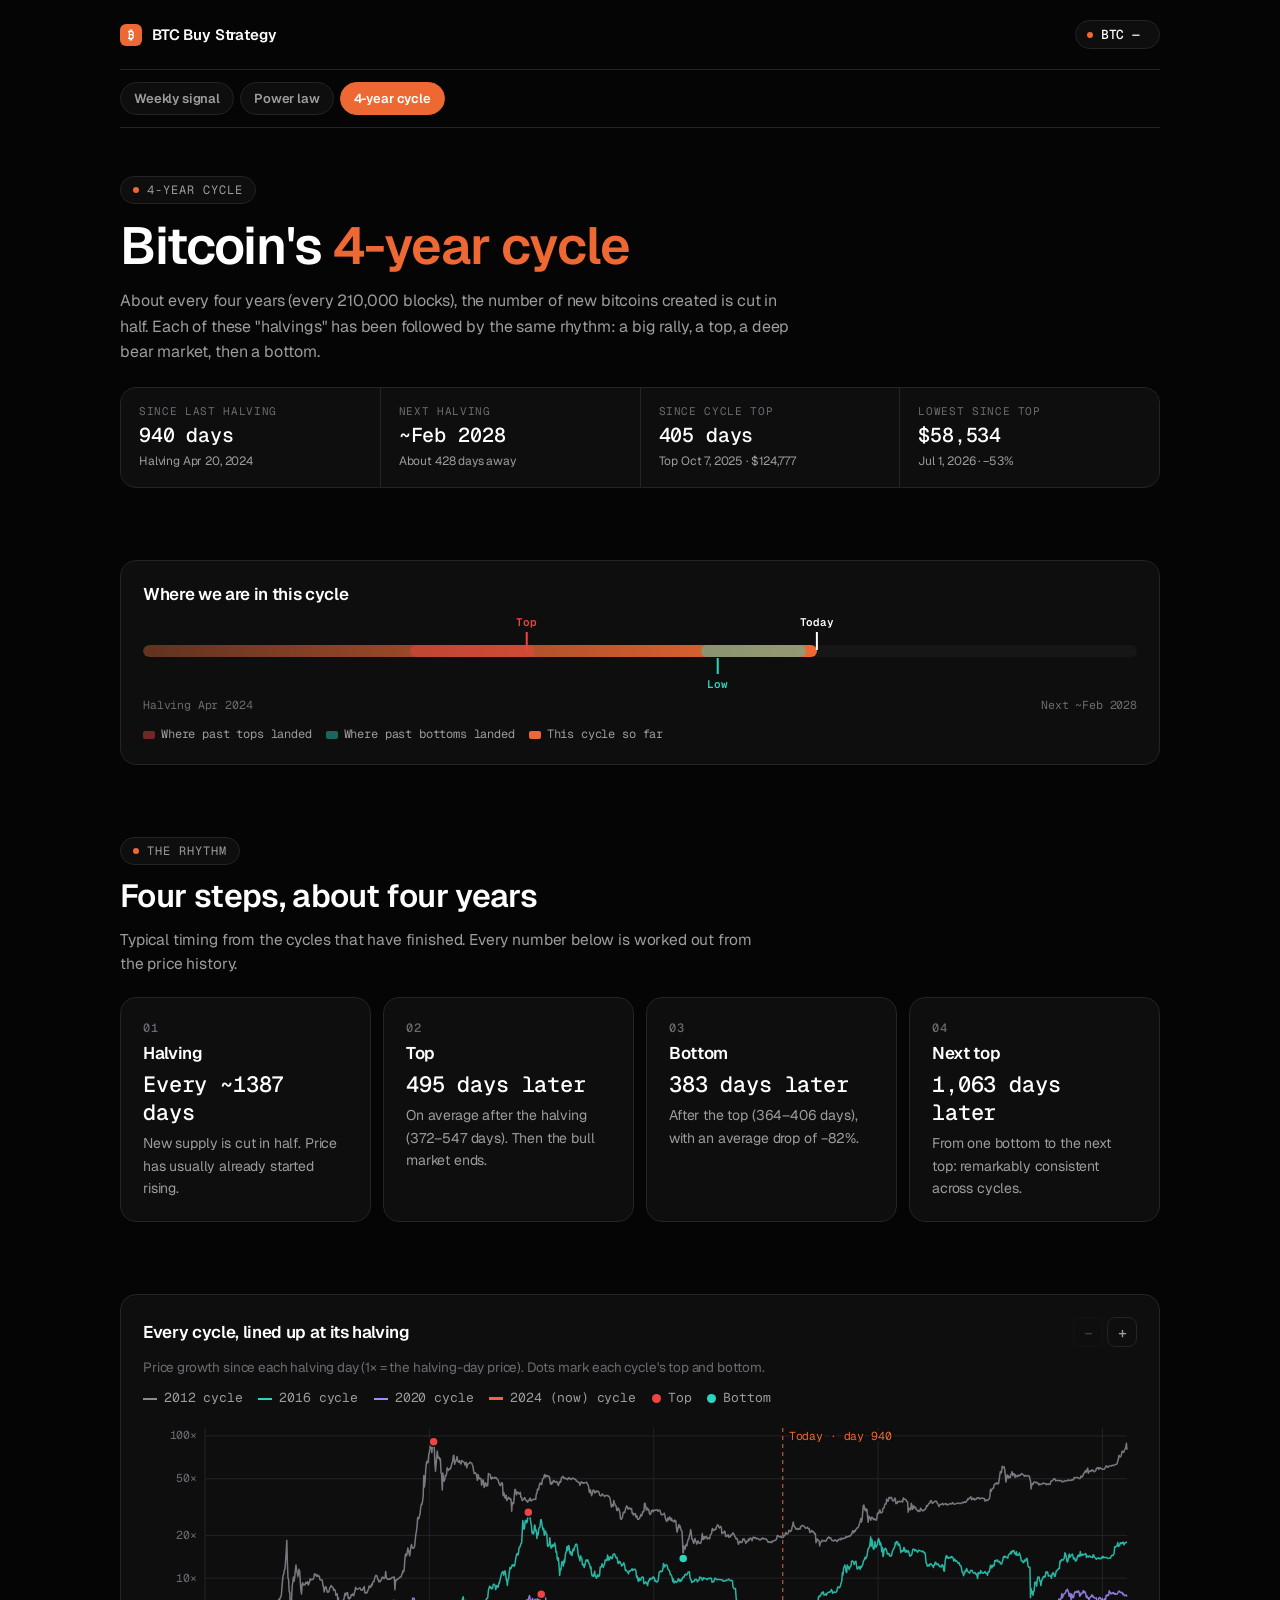
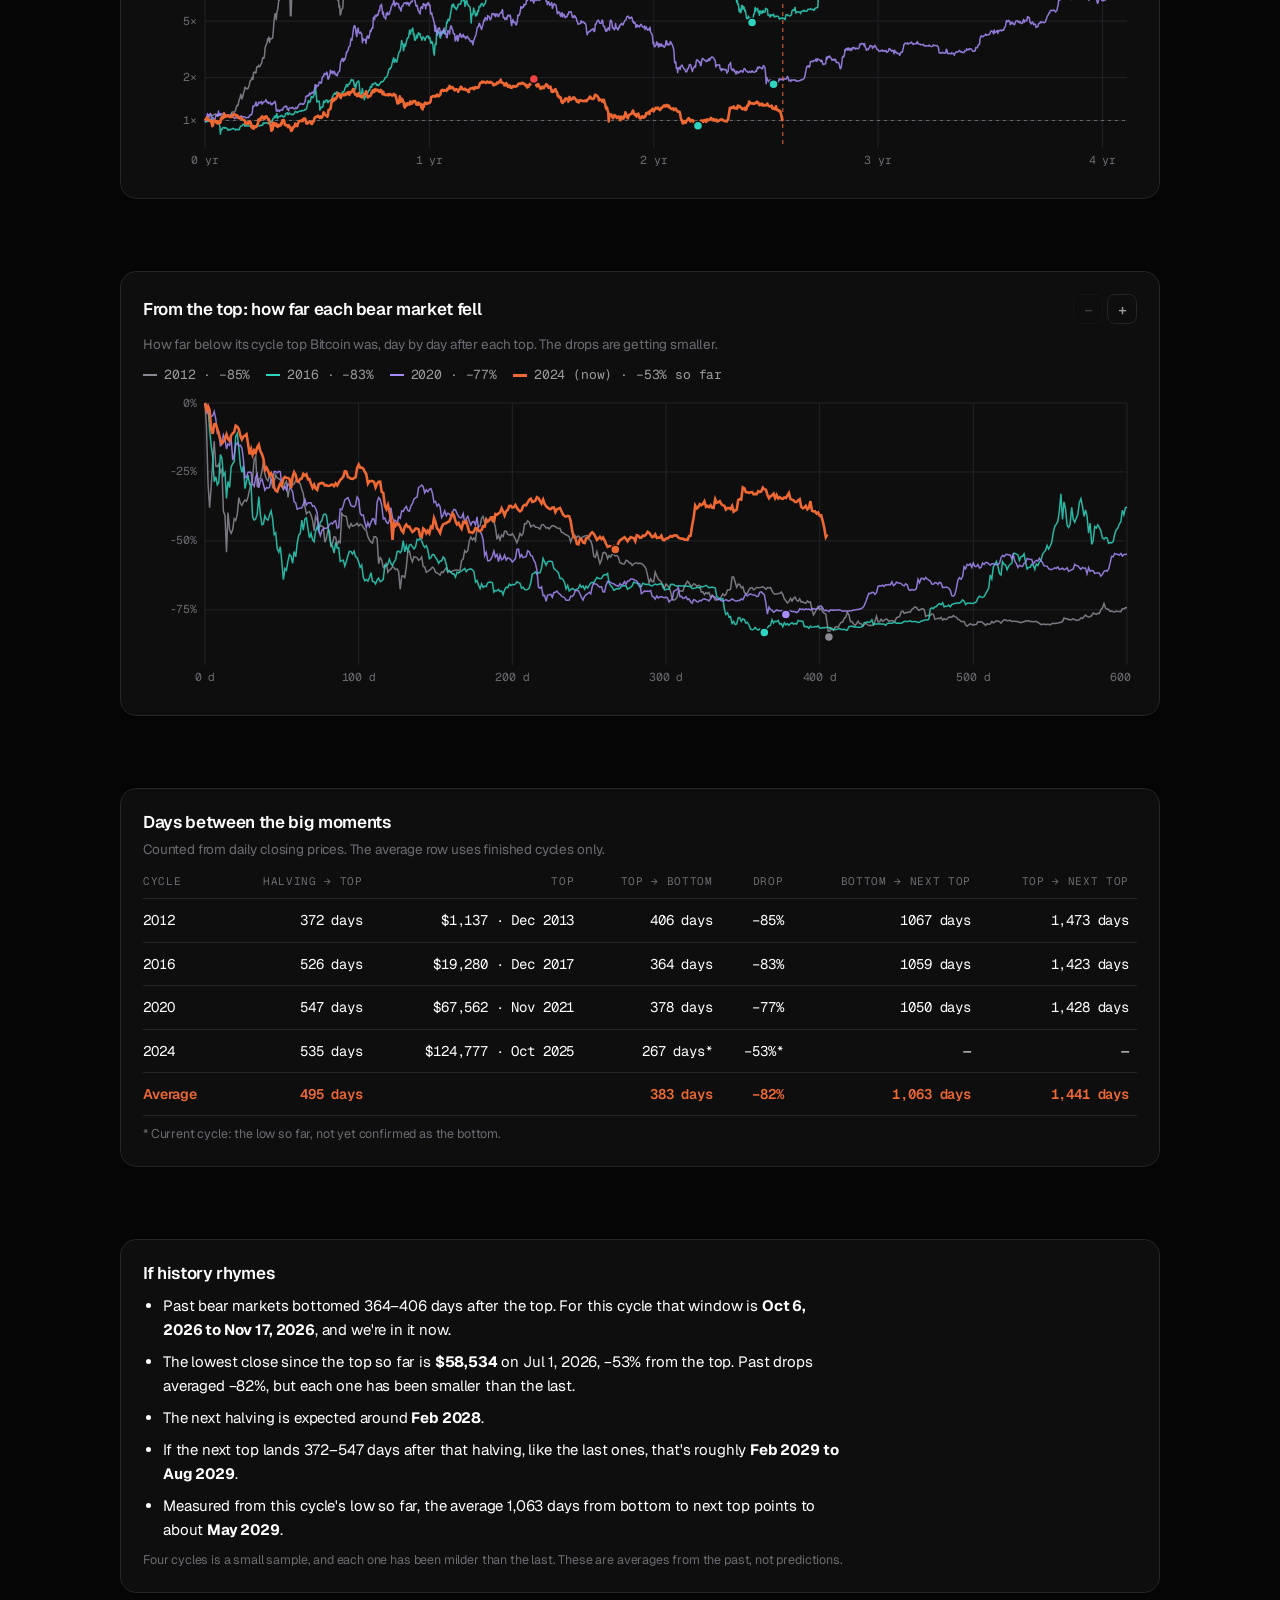
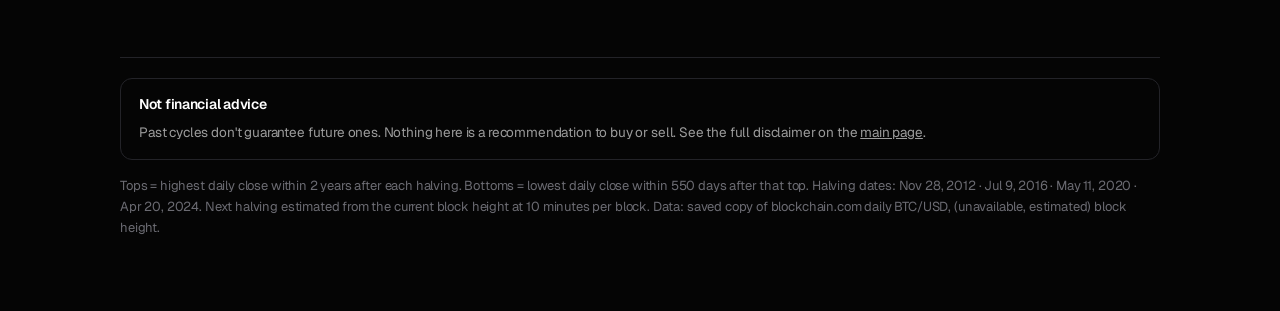
<file: cycles.html>
<!doctype html>
<html lang="en"><head><meta charset="utf-8"><meta name="viewport" content="width=device-width,initial-scale=1,viewport-fit=cover">
<title>Bitcoin 4-Year Cycle · BTC Buy Strategy</title>
<meta name="description" content="Bitcoin's 4-year halving cycle: every cycle lined up, the days between halvings, tops and bottoms, and where this cycle stands today.">
<link rel="canonical" href="https://www.bitcoinbuystrategy.com/cycles">
<meta property="og:type" content="website"><meta property="og:site_name" content="BTC Buy Strategy">
<meta property="og:title" content="Bitcoin 4-Year Cycle · BTC Buy Strategy">
<meta property="og:description" content="Every Bitcoin cycle lined up, with the days between halvings, tops and bottoms.">
<meta property="og:url" content="https://www.bitcoinbuystrategy.com/cycles">
<meta property="og:image" content="https://www.bitcoinbuystrategy.com/icons/icon-512.png"><meta name="twitter:card" content="summary">
<link rel="icon" type="image/png" sizes="32x32" href="/icons/favicon-32.png">
<link rel="apple-touch-icon" sizes="180x180" href="/icons/apple-touch-icon.png">
<link rel="manifest" href="/manifest.webmanifest">
<meta name="apple-mobile-web-app-title" content="BTC Buy"><meta name="theme-color" content="#050505">
<link rel="preconnect" href="https://fonts.googleapis.com">
<link rel="stylesheet" href="https://fonts.googleapis.com/css2?family=Geist:wght@400;500;600;700&family=Geist+Mono:wght@400;500&display=swap">
<link rel="stylesheet" href="/assets/site.css">
<style>
:root{--c2012:#8b8b94;--c2016:#2dd4bf;--c2020:#a78bfa;--c2024:var(--accent)}
.halo{paint-order:stroke;stroke:var(--surface);stroke-width:4px;stroke-linejoin:round}
.prog{position:relative;margin:40px 0 46px}
.prog .track{height:12px;border-radius:6px;background:var(--raised);position:relative;overflow:hidden}
.prog .done{position:absolute;inset:0 auto 0 0;background:linear-gradient(90deg,rgba(238,104,51,.35),var(--accent));border-radius:6px}
.prog .win{position:absolute;top:0;bottom:0;border-radius:6px}
.prog .mk{position:absolute;top:-30px;transform:translateX(-50%);font:600 11px var(--mono);white-space:nowrap;color:var(--ink);text-align:center}
.prog .mk::after{content:"";display:block;width:2px;height:18px;margin:3px auto 0;background:currentColor}
.prog .mk.below{top:auto;bottom:-34px}
.prog .mk.below::after{display:none}
.prog .mk.below::before{content:"";display:block;width:2px;height:16px;margin:0 auto 3px;background:currentColor}
.ends{display:flex;justify-content:space-between;gap:12px;font:11.5px var(--mono);color:var(--ink3);margin:-6px 0 14px}
.keyrow{display:flex;flex-wrap:wrap;gap:14px;font:12px var(--mono);color:var(--ink2)}
.keyrow i{display:inline-block;width:12px;height:8px;border-radius:2px;margin-right:6px;vertical-align:middle}
.steps4{display:grid;grid-template-columns:repeat(4,minmax(0,1fr));gap:12px}
@media (max-width:820px){.steps4{grid-template-columns:repeat(2,minmax(0,1fr))}}
@media (max-width:480px){.steps4{grid-template-columns:1fr}}
.step4{display:flex;flex-direction:column;gap:6px}
.step4 .n{font:500 12px var(--mono);color:var(--ink3);letter-spacing:.06em}
.step4 b.big{font:500 22px var(--mono);color:var(--ink)}
.step4 p{font-size:14px}
.rhyme li{margin-bottom:8px}
@media (max-width:640px){.ends{font-size:12.5px}.prog .mk{font-size:12px}.keyrow{font-size:13px}.step4 p{font-size:15px}}
</style>
</head><body>
<div class="wrap">
<nav class="top">
  <a class="brand" href="/" style="color:inherit;text-decoration:none"><i>₿</i>BTC Buy Strategy</a>
  <span class="ticker" style="cursor:default" title="Current Bitcoin price"><span class="dot pulse"></span><b id="tk-price">BTC —</b><small id="tk-chg"></small></span>
</nav>
<nav class="sitenav" aria-label="Pages"><a href="/">Weekly signal</a><a href="/power-law.html">Power law</a><a href="/cycles.html" aria-current="page">4-year cycle</a></nav>

<header class="hero">
  <span class="eyebrow"><span class="dot"></span>4-year cycle</span>
  <h1>Bitcoin's <em>4-year cycle</em></h1>
  <p class="lede">About every four years (every 210,000 blocks), the number of new bitcoins created is cut in half. Each of these "halvings" has been followed by the same rhythm: a big rally, a top, a deep bear market, then a bottom.</p>
  <div class="stats">
    <div><span>Since last halving</span><b id="s-since">—</b><small id="s-sinced">&nbsp;</small></div>
    <div><span>Next halving</span><b id="s-next">—</b><small id="s-nextd">&nbsp;</small></div>
    <div><span>Since cycle top</span><b id="s-top">—</b><small id="s-topd">&nbsp;</small></div>
    <div><span>Lowest since top</span><b id="s-low">—</b><small id="s-lowd">&nbsp;</small></div>
  </div>
</header>

<section>
  <div class="card">
    <h3>Where we are in this cycle</h3>
    <div class="prog" id="prog"><div class="track" id="ptrack"><div class="done" id="pdone"></div></div></div>
    <div class="keyrow"><span><i style="background:rgba(239,68,68,.45)"></i>Where past tops landed</span><span><i style="background:rgba(45,212,191,.45)"></i>Where past bottoms landed</span><span><i style="background:var(--accent)"></i>This cycle so far</span></div>
  </div>
</section>

<section>
  <div class="head">
    <span class="eyebrow"><span class="dot"></span>The rhythm</span>
    <h2>Four steps, about four years</h2>
    <p>Typical timing from the cycles that have finished. Every number below is worked out from the price history.</p>
  </div>
  <div class="steps4" id="steps"></div>
</section>

<section>
  <div class="card chart">
    <div class="chead"><h3>Every cycle, lined up at its halving</h3><div class="zbar" id="z-ov"></div></div>
    <p class="note" style="margin-bottom:10px;font-size:13.5px">Price growth since each halving day (1× = the halving-day price). Dots mark each cycle's top and bottom.</p>
    <div class="legend" id="ov-legend"></div>
    <svg id="c-ov" class="zoomable" viewBox="0 0 900 360" role="img" aria-label="Bitcoin price since each halving, all cycles overlaid"></svg>
  </div>
</section>

<section>
  <div class="card chart">
    <div class="chead"><h3>From the top: how far each bear market fell</h3><div class="zbar" id="z-dd"></div></div>
    <p class="note" style="margin-bottom:10px;font-size:13.5px">How far below its cycle top Bitcoin was, day by day after each top. The drops are getting smaller.</p>
    <div class="legend" id="dd-legend"></div>
    <svg id="c-dd" class="zoomable" viewBox="0 0 900 300" role="img" aria-label="Drop from each cycle top over time"></svg>
  </div>
</section>

<section>
  <div class="card">
    <h3>Days between the big moments</h3>
    <p class="note" style="font-size:13.5px;margin:6px 0 4px">Counted from daily closing prices. The average row uses finished cycles only.</p>
    <div class="scroll"><table class="grid"><thead><tr><th>Cycle</th><th>Halving → top</th><th>Top</th><th>Top → bottom</th><th>Drop</th><th>Bottom → next top</th><th>Top → next top</th></tr></thead><tbody id="tbl"></tbody></table></div>
  </div>
</section>

<section>
  <div class="card">
    <h3>If history rhymes</h3>
    <ul class="plain rhyme" id="rhyme" style="margin:10px 0 0;padding-left:20px"></ul>
    <p class="note" style="margin-top:6px">Four cycles is a small sample, and each one has been milder than the last. These are averages from the past, not predictions.</p>
  </div>
</section>

<footer class="foot">
  <div class="legal"><h3>Not financial advice</h3><p>Past cycles don't guarantee future ones. Nothing here is a recommendation to buy or sell. See the full disclaimer on the <a href="/#disclaimer" style="color:var(--ink2)">main page</a>.</p></div>
  <p>Tops = highest daily close within 2 years after each halving. Bottoms = lowest daily close within 550 days after that top. Halving dates: Nov 28, 2012 · Jul 9, 2016 · May 11, 2020 · Apr 20, 2024. Next halving estimated from the current block height at 10 minutes per block. Data: <span id="f-src">blockchain.com</span> daily BTC/USD, <span id="f-blk">mempool.space</span> block height.</p>
</footer>
</div>
<script src="/assets/common.js"></script>
<script>
const COL={2012:"var(--c2012)",2016:"var(--c2016)",2020:"var(--c2020)",2024:"var(--c2024)"};
const DAY=864e5, dd=(a,b)=>Math.round((b-a)/DAY), avg=a=>a.reduce((x,y)=>x+y,0)/a.length;
async function blockHeight(){
  for(const u of ["https://mempool.space/api/blocks/tip/height","https://blockchain.info/q/getblockcount?cors=true"]){
    try{ const r=await fetch(u); if(r.ok){ const h=parseInt(await r.text()); if(h>800000) return {h,src:u.includes("mempool")?"mempool.space":"blockchain.com"}; } }catch(e){}
  }
  return null;
}
(async()=>{
  const [H,BH]=await Promise.all([loadHistory(),blockHeight()]), n=H.t.length, now=H.t[n-1], C=findCycles(H);
  const yrOf=c=>+c.h.slice(0,4), cur=C[C.length-1], done=C.filter(c=>c.botDone);
  // next halving: blocks left × 10 min (fallback: last halving + average gap)
  const nextHt = BH ? Date.now()+(1050000-BH.h)*600e3 : cur.ht+avg(C.slice(1).map((c,i)=>c.ht-C[i].ht));
  $("f-src").textContent=H.src==="saved copy"?"saved copy of blockchain.com":"blockchain.com"; $("f-blk").textContent=BH?BH.src:"(unavailable, estimated)";
  const mon=t=>new Date(t).toLocaleDateString("en-US",{month:"short",year:"numeric",timeZone:"UTC"});

  // ---- stats
  $("s-since").textContent=dd(cur.ht,now).toLocaleString()+" days"; $("s-sinced").textContent="Halving "+fmtDate(cur.ht);
  $("s-next").textContent="~"+mon(nextHt); $("s-nextd").textContent="About "+Math.max(0,dd(Date.now(),nextHt)).toLocaleString()+" days away"+(BH?" · block "+BH.h.toLocaleString():"");
  $("s-top").textContent=dd(H.t[cur.iTop],now).toLocaleString()+" days"; $("s-topd").textContent="Top "+fmtDate(H.t[cur.iTop])+" · "+usd(H.p[cur.iTop]);
  if(cur.iBot>=0){ $("s-low").textContent=usd(H.p[cur.iBot]); $("s-lowd").textContent=fmtDate(H.t[cur.iBot])+" · "+pct(H.p[cur.iBot]/H.p[cur.iTop]-1); }

  // ---- averages from finished cycles
  const A={ hTop:avg(C.filter(c=>c.topDone).map(c=>dd(c.ht,H.t[c.iTop]))), tBot:avg(done.map(c=>dd(H.t[c.iTop],H.t[c.iBot]))),
    drop:avg(done.map(c=>H.p[c.iBot]/H.p[c.iTop]-1)), botNext:avg(done.slice(0,-1).map((c,i)=>dd(H.t[c.iBot],H.t[C[i+1].iTop]))) };
  const rng=a=>[Math.min(...a),Math.max(...a)];
  const R={ hTop:rng(C.filter(c=>c.topDone).map(c=>dd(c.ht,H.t[c.iTop]))), tBot:rng(done.map(c=>dd(H.t[c.iTop],H.t[c.iBot]))) };
  [["01","Halving","Every ~"+Math.round(avg(C.slice(1).map((c,i)=>dd(C[i].ht,c.ht))))+" days","New supply is cut in half. Price has usually already started rising."],
   ["02","Top",Math.round(A.hTop)+" days later","On average after the halving ("+R.hTop[0]+"–"+R.hTop[1]+" days). Then the bull market ends."],
   ["03","Bottom",Math.round(A.tBot)+" days later","After the top ("+R.tBot[0]+"–"+R.tBot[1]+" days), with an average drop of "+pct(A.drop)+"."],
   ["04","Next top",Math.round(A.botNext).toLocaleString()+" days later","From one bottom to the next top: remarkably consistent across cycles."]]
  .forEach(([nn,t,b,p])=>{ const d=document.createElement("div"); d.className="card step4"; d.innerHTML='<span class="n"></span><h3></h3><b class="big"></b><p></p>';
    d.children[0].textContent=nn; d.children[1].textContent=t; d.children[2].textContent=b; d.children[3].textContent=p; $("steps").appendChild(d); });

  // ---- progress bar: halving → next halving
  const span=nextHt-cur.ht, at=t=>Math.max(0,Math.min(100,(t-cur.ht)/span*100)), pr=$("prog"), tr=$("ptrack");
  $("pdone").style.width=at(now)+"%";
  const win=(a,b,col)=>{ const w=document.createElement("div"); w.className="win"; w.style.left=at(cur.ht+a*DAY)+"%"; w.style.width=(at(cur.ht+b*DAY)-at(cur.ht+a*DAY))+"%"; w.style.background=col; tr.appendChild(w); };
  win(R.hTop[0],R.hTop[1],"rgba(239,68,68,.45)");
  const tb=C.filter(c=>c.botDone).map(c=>dd(c.ht,H.t[c.iBot])); win(Math.min(...tb),Math.max(...tb),"rgba(45,212,191,.45)");
  const mk=(t,label,col,below)=>{ const m=document.createElement("div"); m.className="mk"+(below?" below":""); m.style.left=`clamp(30px, ${at(t)}%, calc(100% - 30px))`; m.style.color=col; m.textContent=label; pr.appendChild(m); };
  mk(H.t[cur.iTop],"Top","var(--sell)"); if(cur.iBot>=0) mk(H.t[cur.iBot],"Low","var(--buy-value)",true); mk(now,"Today","var(--ink)");
  const ends=document.createElement("div"); ends.className="ends"; ends.innerHTML="<span></span><span></span>"; ends.children[0].textContent="Halving "+mon(cur.ht); ends.children[1].textContent="Next ~"+mon(nextHt); pr.after(ends);

  // ---- table
  C.forEach((c,i)=>{ const nx=C[i+1], tr=document.createElement("tr"), star=s=>s;
    const cells=[ String(yrOf(c)), dd(c.ht,H.t[c.iTop])+" days"+(c.topDone?"":"*"), usd(H.p[c.iTop])+" · "+mon(H.t[c.iTop]),
      c.iBot>=0? dd(H.t[c.iTop],H.t[c.iBot])+" days"+(c.botDone?"":"*") : "—", c.iBot>=0? pct(H.p[c.iBot]/H.p[c.iTop]-1)+(c.botDone?"":"*") : "—",
      nx&&c.iBot>=0? dd(H.t[c.iBot],H.t[nx.iTop])+" days" : "—", nx? dd(H.t[c.iTop],H.t[nx.iTop]).toLocaleString()+" days" : "—" ];
    cells.forEach(v=>{const td=document.createElement("td");td.textContent=v;tr.appendChild(td)}); $("tbl").appendChild(tr); });
  const av=document.createElement("tr"); av.className="avg";
  ["Average",Math.round(A.hTop)+" days","",Math.round(A.tBot)+" days",pct(A.drop),Math.round(A.botNext).toLocaleString()+" days",Math.round(avg(C.slice(0,-1).map((c,i)=>dd(H.t[c.iTop],H.t[C[i+1].iTop])))).toLocaleString()+" days"]
    .forEach(v=>{const td=document.createElement("td");td.textContent=v;av.appendChild(td)}); $("tbl").appendChild(av);
  if(!cur.botDone){ const nt=document.createElement("p"); nt.className="note"; nt.style.marginTop="8px"; nt.textContent="* Current cycle: the low so far, not yet confirmed as the bottom."; $("tbl").closest(".scroll").after(nt); }

  // ---- if history rhymes
  const li=html=>{ const l=document.createElement("li"); html.split(/(<b>.*?<\/b>)/).forEach(p=>{ if(p.startsWith("<b>")){const b=document.createElement("b");b.textContent=p.slice(3,-4);l.appendChild(b)} else if(p) l.append(p) }); $("rhyme").appendChild(l); };
  const topT=H.t[cur.iTop], bw=[topT+R.tBot[0]*DAY,topT+R.tBot[1]*DAY];
  li(`Past bear markets bottomed ${R.tBot[0]}–${R.tBot[1]} days after the top. For this cycle that window is <b>${fmtDate(bw[0])} to ${fmtDate(bw[1])}</b>`+(now>bw[1]?", and it has now passed.":now>=bw[0]?", and we're in it now.":"."));
  if(cur.iBot>=0) li(`The lowest close since the top so far is <b>${usd(H.p[cur.iBot])}</b> on ${fmtDate(H.t[cur.iBot])}, ${pct(H.p[cur.iBot]/H.p[cur.iTop]-1)} from the top. Past drops averaged ${pct(A.drop)}, but each one has been smaller than the last.`);
  li(`The next halving is expected around <b>${mon(nextHt)}</b>.`);
  const nt0=nextHt+R.hTop[0]*DAY, nt1=nextHt+R.hTop[1]*DAY;
  li(`If the next top lands ${R.hTop[0]}–${R.hTop[1]} days after that halving, like the last ones, that's roughly <b>${mon(nt0)} to ${mon(nt1)}</b>.`);
  if(cur.iBot>=0) li(`Measured from this cycle's low so far, the average ${Math.round(A.botNext).toLocaleString()} days from bottom to next top points to about <b>${mon(H.t[cur.iBot]+A.botNext*DAY)}</b>.`);

  // ---- overlay chart: price ÷ halving-day price vs days since halving
  const SPAN=1500, series=C.map(c=>{ const y0=H.p[c.i0], xs=[], ys=[]; for(let i=c.i0;i<n&&dd(c.ht,H.t[i])<=SPAN;i++){ xs.push(dd(c.ht,H.t[i])); ys.push(H.p[i]/y0); } return {c,xs,ys}; });
  const leg=(host,extra,drops)=>{ C.forEach(c=>{ const s=document.createElement("span"); s.innerHTML=`<i style="background:${COL[yrOf(c)]};height:${c===cur?3:2}px"></i>`;
    s.append(yrOf(c)+(c===cur?" (now)":"")+(drops&&c.iBot>=0?" · "+pct(H.p[c.iBot]/H.p[c.iTop]-1)+(c.botDone?"":" so far"):" cycle")); host.appendChild(s); }); if(extra) host.insertAdjacentHTML("beforeend",extra); };
  leg($("ov-legend"),'<span><i class="ci" style="background:var(--sell)"></i>Top</span><span><i class="ci" style="background:var(--buy-value)"></i>Bottom</span>');
  const ZOV=makeZoom($("c-ov"),$("z-ov"),drawOv,60);
  function drawOv(){
    const s=$("c-ov"); s.textContent=""; const {H:Hh,L,R:Rr}=fitSvg(s,360,280), T=12, B=Hh-28;
    const [w0,w1]=ZOV.win(SPAN+1), xa=w0, xb=w1, X=d=>L+(Rr-L)*(d-xa)/(xb-xa);
    let lo=Infinity,hi=0; series.forEach(S=>S.xs.forEach((d,k)=>{ if(d>=xa&&d<=xb){ lo=Math.min(lo,S.ys[k]); hi=Math.max(hi,S.ys[k]); } }));
    lo=Math.min(lo,1)*.8; hi*=1.25; const Y=v=>B-(B-T)*(Math.log(v)-Math.log(lo))/(Math.log(hi)-Math.log(lo));
    let tk=logTicks(lo,hi); if(tk.length>(B-T)/24) tk=tk.filter(v=>Math.abs(Math.log10(v)-Math.round(Math.log10(v)))<1e-9);
    tk.forEach(v=>{const y=Y(v);el("line",{x1:L,x2:Rr,y1:y,y2:y,stroke:"var(--border)","stroke-width":1},s);el("text",{x:L-8,y:y+3.5,"text-anchor":"end",class:"tick"},s).textContent=(v>=1?Math.round(v):v)+"×"});
    const yrs=xb-xa>700; let lastX=-1e9; for(let d=0;d<=SPAN;d+=yrs?365:90){ if(d<xa||d>xb) continue; const x=X(d); if(x-lastX<44) continue; lastX=x;
      el("line",{x1:x,x2:x,y1:T,y2:B,stroke:"var(--border)","stroke-width":1},s); el("text",{x,y:B+16,"text-anchor":"middle",class:"tick"},s).textContent=yrs?(d/365)+" yr":d+" d"; }
    el("line",{x1:L,x2:Rr,y1:Y(1),y2:Y(1),stroke:"var(--ink3)","stroke-width":1,"stroke-dasharray":"3 4"},s);
    series.forEach(S=>{ const k=S.xs.map((d,i)=>i).filter(i=>S.xs[i]>=xa&&S.xs[i]<=xb), st=Math.max(1,Math.floor(k.length/((Rr-L)*1.5))), kk=k.filter((_,j)=>j%st===0||j===k.length-1);
      el("path",{d:path(kk.map(i=>X(S.xs[i])),kk.map(i=>Y(S.ys[i]))),fill:"none",stroke:COL[yrOf(S.c)],"stroke-width":S.c===cur?2.6:1.5,opacity:S.c===cur?1:.85,"stroke-linejoin":"round"},s); });
    series.forEach(S=>{ const c=S.c; [[c.iTop,"var(--sell)"],[c.iBot,"var(--buy-value)"]].forEach(([i,col])=>{ if(i<0) return; const d=dd(c.ht,H.t[i]); if(d<xa||d>xb||d>SPAN) return;
      el("circle",{cx:X(d),cy:Y(H.p[i]/H.p[c.i0]),r:4.5,fill:col,stroke:"var(--surface)","stroke-width":1.5},s); }); });
    const dn=dd(cur.ht,now); if(dn>=xa&&dn<=xb){ const x=X(dn); el("line",{x1:x,x2:x,y1:T,y2:B,stroke:"var(--accent)","stroke-width":1,"stroke-dasharray":"4 4"},s);
      el("text",{x:x>Rr-130?x-6:x+6,y:T+12,"text-anchor":x>Rr-130?"end":"start",class:"tick halo",style:"fill:var(--accent)"},s).textContent="Today · day "+dn; }
  }

  // ---- drawdown from top
  const DSPAN=600, dseries=C.map(c=>{ const top=H.p[c.iTop], xs=[], ys=[]; for(let i=c.iTop;i<n&&dd(H.t[c.iTop],H.t[i])<=DSPAN;i++){ xs.push(dd(H.t[c.iTop],H.t[i])); ys.push(H.p[i]/top-1); } return {c,xs,ys}; });
  leg($("dd-legend"),null,true);
  const ZDD=makeZoom($("c-dd"),$("z-dd"),drawDd,40);
  function drawDd(){
    const s=$("c-dd"); s.textContent=""; const {H:Hh,L,R:Rr}=fitSvg(s,300,240), T=10, B=Hh-28;
    const [xa,xb]=ZDD.win(DSPAN+1), X=d=>L+(Rr-L)*(d-xa)/(xb-xa), Y=v=>T+(B-T)*(-v)/0.95;
    [0,-.25,-.5,-.75].forEach(v=>{const y=Y(v);el("line",{x1:L,x2:Rr,y1:y,y2:y,stroke:"var(--border)","stroke-width":1},s);el("text",{x:L-8,y:y+3.5,"text-anchor":"end",class:"tick"},s).textContent=Math.round(v*100)+"%"});
    let lastX=-1e9; for(let d=0;d<=DSPAN;d+=xb-xa>200?100:30){ if(d<xa||d>xb) continue; const x=X(d); if(x-lastX<44) continue; lastX=x;
      el("line",{x1:x,x2:x,y1:T,y2:B,stroke:"var(--border)","stroke-width":1},s); el("text",{x,y:B+16,"text-anchor":"middle",class:"tick"},s).textContent=d+" d"; }
    dseries.forEach(S=>{ const k=S.xs.map((d,i)=>i).filter(i=>S.xs[i]>=xa&&S.xs[i]<=xb);
      el("path",{d:path(k.map(i=>X(S.xs[i])),k.map(i=>Y(S.ys[i]))),fill:"none",stroke:COL[yrOf(S.c)],"stroke-width":S.c===cur?2.6:1.5,opacity:S.c===cur?1:.85},s);
      const c=S.c; if(c.iBot>=0){ const d=dd(H.t[c.iTop],H.t[c.iBot]); if(d>=xa&&d<=xb){ const y=Y(H.p[c.iBot]/H.p[c.iTop]-1); el("circle",{cx:X(d),cy:y,r:4.5,fill:COL[yrOf(c)],stroke:"var(--surface)","stroke-width":1.5},s); } } });
  }
  drawOv(); drawDd();
  let lw=innerWidth; addEventListener("resize",()=>{ if(innerWidth!==lw){ lw=innerWidth; drawOv(); drawDd(); } });
})().catch(e=>{ console.error(e); const p=document.createElement("p"); p.className="note"; p.textContent="Couldn't load the price history right now. Please refresh in a minute."; document.querySelector(".hero").appendChild(p); });
</script>
</body></html>
</file>
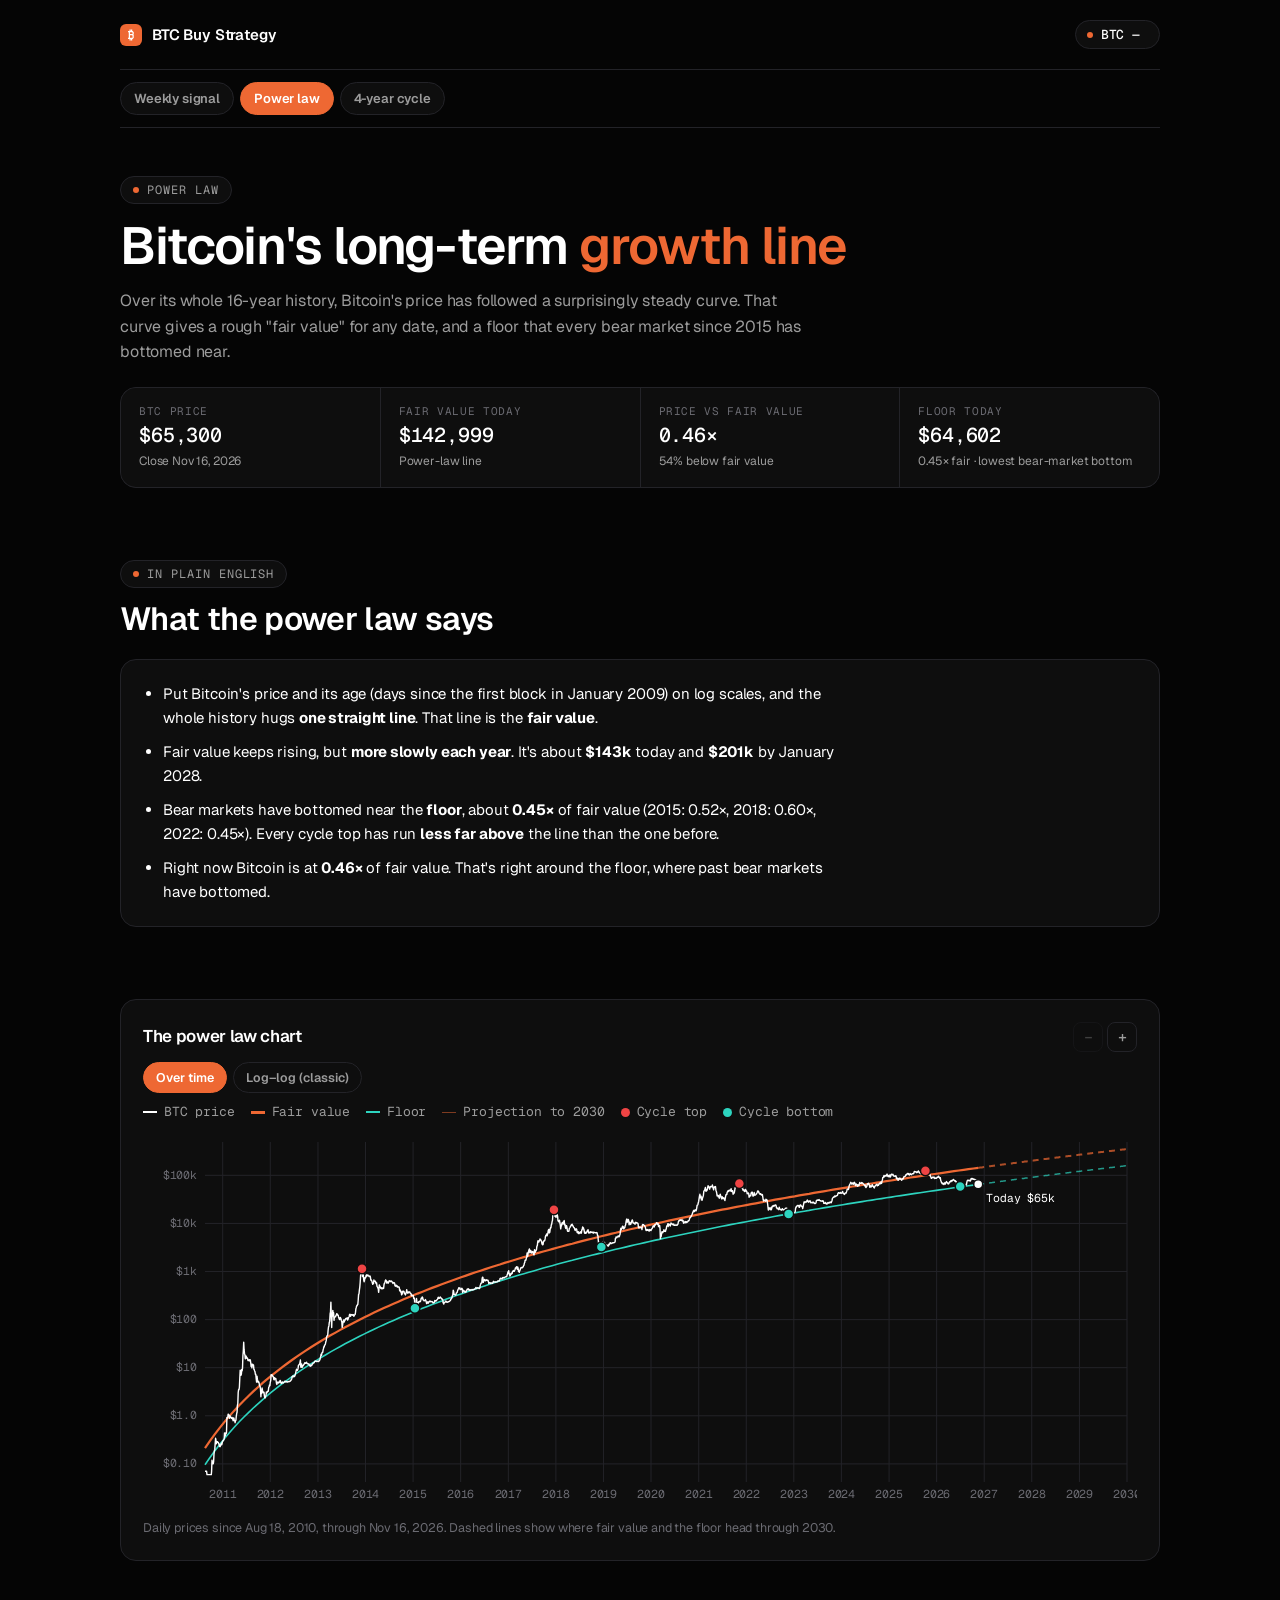
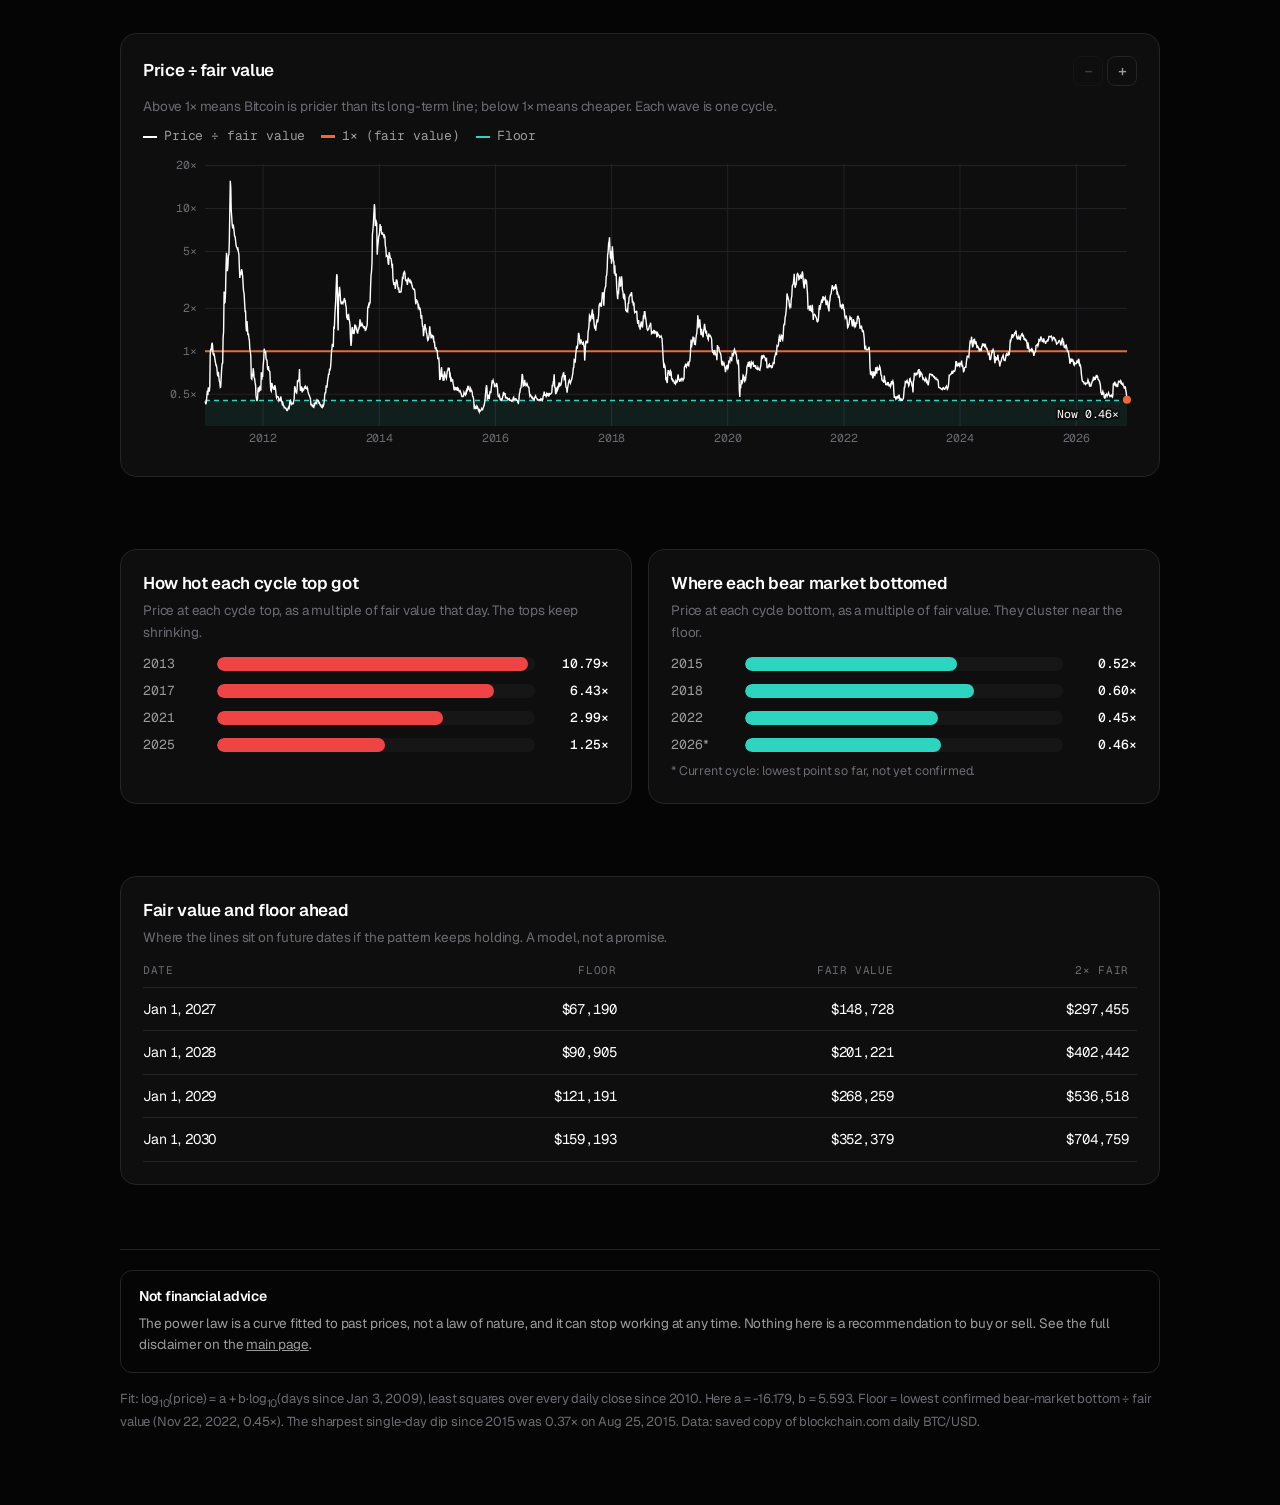
<file: power-law.html>
<!doctype html>
<html lang="en"><head><meta charset="utf-8"><meta name="viewport" content="width=device-width,initial-scale=1,viewport-fit=cover">
<title>Bitcoin Power Law · BTC Buy Strategy</title>
<meta name="description" content="Bitcoin's power law: the long-term fair value line, the floor every bear market has found, and where today's price sits.">
<link rel="canonical" href="https://www.bitcoinbuystrategy.com/power-law">
<meta property="og:type" content="website"><meta property="og:site_name" content="BTC Buy Strategy">
<meta property="og:title" content="Bitcoin Power Law · BTC Buy Strategy">
<meta property="og:description" content="Bitcoin's long-term fair value line and where today's price sits.">
<meta property="og:url" content="https://www.bitcoinbuystrategy.com/power-law">
<meta property="og:image" content="https://www.bitcoinbuystrategy.com/icons/icon-512.png"><meta name="twitter:card" content="summary">
<link rel="icon" type="image/png" sizes="32x32" href="/icons/favicon-32.png">
<link rel="apple-touch-icon" sizes="180x180" href="/icons/apple-touch-icon.png">
<link rel="manifest" href="/manifest.webmanifest">
<meta name="apple-mobile-web-app-title" content="BTC Buy"><meta name="theme-color" content="#050505">
<link rel="preconnect" href="https://fonts.googleapis.com">
<link rel="stylesheet" href="https://fonts.googleapis.com/css2?family=Geist:wght@400;500;600;700&family=Geist+Mono:wght@400;500&display=swap">
<link rel="stylesheet" href="/assets/site.css">
<style>
.modes{display:flex;gap:6px;margin-bottom:10px}
.modes button{padding:6px 12px;border-radius:999px;border:1px solid var(--border);background:var(--surface);color:var(--ink2);font:600 12.5px var(--sans);cursor:pointer}
.modes button[aria-pressed="true"]{color:#fff;background:var(--accent);border-color:var(--accent)}
.bars{display:grid;gap:10px;margin-top:6px}
.bar{display:grid;grid-template-columns:64px 1fr 64px;align-items:center;gap:10px;font:13px var(--mono);color:var(--ink2)}
.bar .track{height:14px;border-radius:7px;background:var(--raised);overflow:hidden}
.bar .fill{height:100%;border-radius:7px}
.bar b{color:var(--ink);font-weight:500;text-align:right}
.halo{paint-order:stroke;stroke:var(--surface);stroke-width:4px;stroke-linejoin:round}
.tag{display:inline-block;padding:2px 8px;border-radius:999px;font:600 12px var(--sans)}
@media (max-width:640px){.bar{font-size:14px}}
</style>
</head><body>
<div class="wrap">
<nav class="top">
  <a class="brand" href="/" style="color:inherit;text-decoration:none"><i>₿</i>BTC Buy Strategy</a>
  <span class="ticker" style="cursor:default" title="Current Bitcoin price"><span class="dot pulse"></span><b id="tk-price">BTC —</b><small id="tk-chg"></small></span>
</nav>
<nav class="sitenav" aria-label="Pages"><a href="/">Weekly signal</a><a href="/power-law.html" aria-current="page">Power law</a><a href="/cycles.html">4-year cycle</a></nav>

<header class="hero">
  <span class="eyebrow"><span class="dot"></span>Power law</span>
  <h1>Bitcoin's long-term <em>growth line</em></h1>
  <p class="lede">Over its whole 16-year history, Bitcoin's price has followed a surprisingly steady curve. That curve gives a rough "fair value" for any date, and a floor that every bear market since 2015 has bottomed near.</p>
  <div class="stats">
    <div><span>BTC price</span><b id="s-px">—</b><small id="s-pxd">&nbsp;</small></div>
    <div><span>Fair value today</span><b id="s-fair">—</b><small>Power-law line</small></div>
    <div><span>Price vs fair value</span><b id="s-mult">—</b><small id="s-multd">&nbsp;</small></div>
    <div><span>Floor today</span><b id="s-floor">—</b><small id="s-floord">&nbsp;</small></div>
  </div>
</header>

<section>
  <div class="head">
    <span class="eyebrow"><span class="dot"></span>In plain English</span>
    <h2>What the power law says</h2>
  </div>
  <div class="card"><ul class="plain" style="margin:0;padding-left:20px;display:flex;flex-direction:column;gap:10px">
    <li>Put Bitcoin's price and its age (days since the first block in January 2009) on log scales, and the whole history hugs <b>one straight line</b>. That line is the <b>fair value</b>.</li>
    <li>Fair value keeps rising, but <b>more slowly each year</b>. It's about <b id="p-fair">—</b> today and <b id="p-fair28">—</b> by January 2028.</li>
    <li>Bear markets have bottomed near the <b>floor</b>, about <b id="p-floor">—</b> of fair value (<span id="p-bots"></span>). Every cycle top has run <b>less far above</b> the line than the one before.</li>
    <li>Right now Bitcoin is at <b id="p-now">—</b> of fair value. <span id="p-verdict"></span></li>
  </ul></div>
</section>

<section>
  <div class="card chart">
    <div class="chead"><h3>The power law chart</h3><div class="zbar" id="z-pl"></div></div>
    <div class="modes" role="group" aria-label="Chart style"><button type="button" id="m-time" aria-pressed="true">Over time</button><button type="button" id="m-log" aria-pressed="false">Log–log (classic)</button></div>
    <div class="legend"><span><i style="background:var(--ink)"></i>BTC price</span><span><i style="background:var(--accent);height:3px"></i>Fair value</span><span><i style="background:var(--buy-value)"></i>Floor</span><span><i style="background:var(--accent);opacity:.5;border-top:1px dashed var(--accent);height:0"></i>Projection to 2030</span><span><i class="ci" style="background:var(--sell)"></i>Cycle top</span><span><i class="ci" style="background:var(--buy-value)"></i>Cycle bottom</span></div>
    <svg id="c-pl" class="zoomable" viewBox="0 0 900 380" role="img" aria-label="Bitcoin price with its power-law fair value and floor lines"></svg>
    <p class="note" id="pl-note" style="margin-top:8px">Loading full price history…</p>
  </div>
</section>

<section>
  <div class="card chart">
    <div class="chead"><h3>Price ÷ fair value</h3><div class="zbar" id="z-osc"></div></div>
    <p class="note" style="margin-bottom:10px;font-size:13.5px">Above 1× means Bitcoin is pricier than its long-term line; below 1× means cheaper. Each wave is one cycle.</p>
    <div class="legend"><span><i style="background:var(--ink)"></i>Price ÷ fair value</span><span><i style="background:var(--accent);height:3px"></i>1× (fair value)</span><span><i style="background:var(--buy-value)"></i>Floor</span></div>
    <svg id="c-osc" class="zoomable" viewBox="0 0 900 300" role="img" aria-label="Bitcoin price divided by its power-law fair value over time"></svg>
  </div>
</section>

<section>
  <div class="two">
    <div class="card">
      <h3>How hot each cycle top got</h3>
      <p class="note" style="font-size:13.5px;margin:6px 0 12px">Price at each cycle top, as a multiple of fair value that day. The tops keep shrinking.</p>
      <div class="bars" id="tops"></div>
    </div>
    <div class="card">
      <h3>Where each bear market bottomed</h3>
      <p class="note" style="font-size:13.5px;margin:6px 0 12px">Price at each cycle bottom, as a multiple of fair value. They cluster near the floor.</p>
      <div class="bars" id="bots"></div>
    </div>
  </div>
</section>

<section>
  <div class="card">
    <h3>Fair value and floor ahead</h3>
    <p class="note" style="font-size:13.5px;margin:6px 0 4px">Where the lines sit on future dates if the pattern keeps holding. A model, not a promise.</p>
    <div class="scroll"><table class="grid"><thead><tr><th>Date</th><th>Floor</th><th>Fair value</th><th>2× fair</th></tr></thead><tbody id="ahead"></tbody></table></div>
  </div>
</section>

<footer class="foot">
  <div class="legal"><h3>Not financial advice</h3><p>The power law is a curve fitted to past prices, not a law of nature, and it can stop working at any time. Nothing here is a recommendation to buy or sell. See the full disclaimer on the <a href="/#disclaimer" style="color:var(--ink2)">main page</a>.</p></div>
  <p>Fit: log<sub>10</sub>(price) = a + b·log<sub>10</sub>(days since Jan 3, 2009), least squares over every daily close since <span id="f-start">2010</span>. <span id="f-eq"></span> Floor = lowest confirmed bear-market bottom ÷ fair value (<span id="f-floor"></span>). The sharpest single-day dip since 2015 was <span id="f-low"></span>. Data: <span id="f-src">blockchain.com</span> daily BTC/USD.</p>
</footer>
</div>
<script src="/assets/common.js"></script>
<script>
(async()=>{
  const H=await loadHistory(), PL=powerLaw(H), C=findCycles(H), n=H.t.length, now=H.t[n-1], px=H.p[n-1], f=PL.fair, mult=px/f(now);
  const x=v=>v.toFixed(2)+"×", Y28=Date.UTC(2028,0,1), END=Date.UTC(2030,0,1);
  // stats + plain-English lines
  $("s-px").textContent=usd(px); $("s-pxd").textContent="Close "+fmtDate(now);
  $("s-fair").textContent=usd(f(now)); $("s-mult").textContent=x(mult);
  $("s-multd").textContent=mult<1?Math.round((1-mult)*100)+"% below fair value":Math.round((mult-1)*100)+"% above fair value";
  $("s-floor").textContent=usd(f(now)*PL.floor); $("s-floord").textContent=x(PL.floor)+" fair · lowest bear-market bottom";
  $("p-fair").textContent=big(f(now)); $("p-fair28").textContent=big(f(Y28)); $("p-floor").textContent=x(PL.floor); $("p-bots").textContent=C.filter(c=>c.botDone&&c.iBot>=0).map(c=>H.d[c.iBot].slice(0,4)+": "+x(H.p[c.iBot]/f(H.t[c.iBot]))).join(", "); $("p-now").textContent=x(mult);
  $("p-verdict").textContent= mult<PL.floor*1.15?"That's right around the floor, where past bear markets have bottomed."
    : mult<1?"That's below the line: historically the cheaper half of the range."
    : mult<2?"That's above the line, but well short of where past tops peaked."
    : "That's well above the line, the zone where past cycles topped.";
  $("f-start").textContent=H.d[0].slice(0,4); $("f-src").textContent=H.src==="saved copy"?"saved copy of blockchain.com":"blockchain.com (live)";
  $("f-floor").textContent=fmtDate(PL.floorT)+", "+x(PL.floor); $("f-low").textContent=x(PL.low)+" on "+fmtDate(PL.lowT); $("f-eq").textContent=`Here a = ${PL.a.toFixed(3)}, b = ${PL.b.toFixed(3)}.`;
  $("pl-note").textContent=`Daily prices since ${fmtDate(H.t[0])}, through ${fmtDate(now)}. Dashed lines show where fair value and the floor head through 2030.`;

  // cycle tops / bottoms as bars (log-ish width so 10× and 1× both read)
  const barRow=(host,label,m,col,maxM)=>{ const r=document.createElement("div"); r.className="bar";
    const w=Math.max(4,Math.log10(m*10)/Math.log10(maxM*10)*100);
    r.innerHTML=`<span></span><div class="track"><div class="fill" style="width:${w}%;background:${col}"></div></div><b></b>`;
    r.children[0].textContent=label; r.children[2].textContent=x(m); host.appendChild(r); };
  C.forEach(c=>{ const yr=H.d[c.iTop].slice(0,4); barRow($("tops"),yr+(c.topDone?"":"*"),H.p[c.iTop]/f(H.t[c.iTop]),"var(--sell)",12); });
  C.forEach(c=>{ if(c.iBot<0) return; barRow($("bots"),H.d[c.iBot].slice(0,4)+(c.botDone?"":"*"),H.p[c.iBot]/f(H.t[c.iBot]),"var(--buy-value)",1.2); });
  if(C.some(c=>!c.botDone)){ const nt=document.createElement("p"); nt.className="note"; nt.style.marginTop="8px"; nt.textContent="* Current cycle: lowest point so far, not yet confirmed."; $("bots").after(nt); }

  // fair value ahead
  [2027,2028,2029,2030].forEach(yr=>{ const t=Date.UTC(yr,0,1), tr=document.createElement("tr");
    [`Jan 1, ${yr}`,usd(f(t)*PL.floor),usd(f(t)),usd(f(t)*2)].forEach(v=>{const td=document.createElement("td");td.textContent=v;tr.appendChild(td)}); $("ahead").appendChild(tr); });

  // ---------- main chart ----------
  let mode="time";
  const SL=1000, ZPL=makeZoom($("c-pl"),$("z-pl"),drawPL,40);
  function drawPL(){
    const s=$("c-pl"); s.textContent=""; const {W,H:Hh,L,R}=fitSvg(s,380,300), T=12, B=Hh-28;
    const logx=mode==="log", d0=daysSince(H.t[0]), d1=daysSince(END), xv=d=>logx?Math.log10(d):d;   // x in "days since genesis"
    const [w0,w1]=ZPL.win(SL), xa=xv(d0)+(xv(d1)-xv(d0))*w0/(SL-1), xb=xv(d0)+(xv(d1)-xv(d0))*w1/(SL-1);
    const X=d=>L+(R-L)*(xv(d)-xa)/(xb-xa), vis=d=>xv(d)>=xa&&xv(d)<=xb;
    // y range from what's visible
    let lo=Infinity,hi=0; H.t.forEach((t,i)=>{const d=daysSince(t); if(vis(d)){lo=Math.min(lo,H.p[i],f(t)*PL.floor);hi=Math.max(hi,H.p[i],f(t))}});
    const tEnd=GENESIS+(logx?10**xb:xb)*864e5; if(tEnd>now){ hi=Math.max(hi,f(Math.min(tEnd,END))); }
    lo*=.7; hi*=1.4; const Y=v=>B-(B-T)*(Math.log(v)-Math.log(lo))/(Math.log(hi)-Math.log(lo));
    let tk=logTicks(lo,hi); const room=(B-T)/22;                       // keep labels at least ~22px apart
    if(tk.length>room) tk=tk.filter(v=>Math.abs(Math.log10(v)-Math.round(Math.log10(v)))<1e-9);
    if(tk.length>room) tk=tk.filter((_,i)=>i%2===0);
    tk.forEach(v=>{const y=Y(v);el("line",{x1:L,x2:R,y1:y,y2:y,stroke:"var(--border)","stroke-width":1},s);el("text",{x:L-8,y:y+3.5,"text-anchor":"end",class:"tick"},s).textContent=money(v)});
    // year gridlines (Jan 1), thinned by spacing
    let lastX=-1e9; for(let yr=2010;yr<=2030;yr++){ const d=daysSince(Date.UTC(yr,0,1)); if(d<=0||!vis(d)) continue; const xx=X(d); if(xx-lastX<44) continue; lastX=xx;
      el("line",{x1:xx,x2:xx,y1:T,y2:B,stroke:"var(--border)","stroke-width":1},s); el("text",{x:xx,y:B+16,"text-anchor":"middle",class:"tick"},s).textContent=yr; }
    // fair value + floor: solid through today, dashed beyond
    const line=(t0,t1,mul,col,w,dash)=>{ const pts=[]; for(let k=0;k<=160;k++){ const t=t0+(t1-t0)*k/160, d=daysSince(t); if(vis(d)) pts.push([X(d),Y(f(t)*mul)]); }
      if(pts.length>1) el("path",{d:"M"+pts.map(p=>p[0].toFixed(1)+" "+p[1].toFixed(1)).join("L"),fill:"none",stroke:col,"stroke-width":w,"stroke-dasharray":dash||"none",opacity:dash?.7:1},s); };
    const tStart=GENESIS+(logx?10**Math.max(xa,Math.log10(d0)):Math.max(xa,d0))*864e5;
    line(tStart,now,1,"var(--accent)",2.2); line(now,END,1,"var(--accent)",2,"6 5");
    line(tStart,now,PL.floor,"var(--buy-value)",1.6); line(now,END,PL.floor,"var(--buy-value)",1.5,"6 5");
    // price (thinned to ~2 points per pixel)
    const idx=[]; H.t.forEach((t,i)=>{ if(vis(daysSince(t))) idx.push(i) }); const step=Math.max(1,Math.floor(idx.length/((R-L)*2)));
    const pts=idx.filter((_,k)=>k%step===0||k===idx.length-1);
    el("path",{d:path(pts.map(i=>X(daysSince(H.t[i]))),pts.map(i=>Y(H.p[i]))),fill:"none",stroke:"var(--ink)","stroke-width":1.4,"stroke-linejoin":"round"},s);
    // cycle tops / bottoms
    C.forEach(c=>{ [[c.iTop,"var(--sell)"],[c.iBot,"var(--buy-value)"]].forEach(([i,col])=>{ if(i<0) return; const d=daysSince(H.t[i]); if(!vis(d)) return;
      el("circle",{cx:X(d),cy:Y(H.p[i]),r:5,fill:col,stroke:"var(--surface)","stroke-width":1.5},s); }); });
    // today
    if(vis(daysSince(now))){ const cx=X(daysSince(now)), cy=Y(px), left=cx>R-90; el("circle",{cx,cy,r:4.5,fill:"var(--ink)",stroke:"var(--surface)","stroke-width":1.5},s);
      el("text",{x:left?cx-8:cx+8,y:cy+18,"text-anchor":left?"end":"start",class:"tick halo",style:"fill:var(--ink)"},s).textContent="Today "+big(px); }
  }
  [["m-time","time"],["m-log","log"]].forEach(([id,m])=>$(id).onclick=()=>{ mode=m; $("m-time").setAttribute("aria-pressed",m==="time"); $("m-log").setAttribute("aria-pressed",m==="log"); ZPL.reset(); drawPL(); });

  // ---------- oscillator ----------
  const from=H.t.findIndex(t=>t>=Date.UTC(2011,0,1)), OD=H.d.slice(from), OM=H.t.slice(from).map((t,k)=>H.p[from+k]/f(t));
  const ZO=makeZoom($("c-osc"),$("z-osc"),drawOsc,60);
  function drawOsc(){
    const s=$("c-osc"); s.textContent=""; const {H:Hh,L,R}=fitSvg(s,300,240), T=10, B=Hh-28;
    const [i0,i1]=ZO.win(OD.length), d=OD.slice(i0,i1+1), m=OM.slice(i0,i1+1), N=d.length, X=i=>L+(R-L)*i/(N-1);
    const lo=Math.min(...m,PL.floor)*.8, hi=Math.max(...m,1.2)*1.25, Y=v=>B-(B-T)*(Math.log(v)-Math.log(lo))/(Math.log(hi)-Math.log(lo));
    [.25,.5,1,2,5,10,20].filter(v=>v>=lo&&v<=hi).forEach(v=>{const y=Y(v);el("line",{x1:L,x2:R,y1:y,y2:y,stroke:"var(--border)","stroke-width":1},s);el("text",{x:L-8,y:y+3.5,"text-anchor":"end",class:"tick"},s).textContent=v+"×"});
    timeAxis(s,d,X,T,B);
    el("rect",{x:L,y:Y(PL.floor),width:R-L,height:Math.max(0,B-Y(PL.floor)),fill:"var(--buy-value)","fill-opacity":.08},s);
    el("line",{x1:L,x2:R,y1:Y(1),y2:Y(1),stroke:"var(--accent)","stroke-width":2},s);
    el("line",{x1:L,x2:R,y1:Y(PL.floor),y2:Y(PL.floor),stroke:"var(--buy-value)","stroke-width":1.5,"stroke-dasharray":"5 4"},s);
    const step=Math.max(1,Math.floor(N/((R-L)*2))), k=[...Array(N).keys()].filter(i=>i%step===0||i===N-1);
    el("path",{d:path(k.map(X),k.map(i=>Y(m[i]))),fill:"none",stroke:"var(--ink)","stroke-width":1.4},s);
    if(i1===OD.length-1){ const cx=X(N-1), cy=Y(m[N-1]); el("circle",{cx,cy,r:4,fill:"var(--accent)"},s); el("text",{x:cx-8,y:cy+18,"text-anchor":"end",class:"tick halo",style:"fill:var(--ink)"},s).textContent="Now "+x(m[N-1]); }
  }
  drawPL(); drawOsc();
  let lw=innerWidth; addEventListener("resize",()=>{ if(innerWidth!==lw){ lw=innerWidth; drawPL(); drawOsc(); } });
})().catch(e=>{ $("pl-note").textContent="Couldn't load the price history right now. Please refresh in a minute."; console.error(e); });
</script>
</body></html>
</file>
<file: assets/site.css>
/* shared styles for the extra pages (copied from index.html) */
:root{
  color-scheme:dark;
  --bg:#050505; --surface:#0e0e0e; --raised:#161616; --border:#232328;
  --ink:#ffffff; --ink2:#9c9c9c; --ink3:#6b6b72;
  --accent:#ee6833; --accent-dim:rgba(238,104,51,.14);
  --ok:#34d399; --ok-bg:rgba(52,211,153,.12); --bad:#f87171; --bad-bg:rgba(248,113,113,.12);
  --sans:"Geist",ui-sans-serif,system-ui,-apple-system,"Segoe UI",sans-serif;
  --mono:"Geist Mono",ui-monospace,"SF Mono",Menlo,monospace;
  --r:16px;
  --buy-trend:#22c55e; --buy-value:#2dd4bf; --sell:#ef4444;
}
html,body{margin:0}body{background:var(--bg);color:var(--ink);font:14px/1.6 var(--sans);letter-spacing:-.01em;-webkit-font-smoothing:antialiased}
.wrap{max-width:1040px;margin:0 auto;padding-inline:20px;padding-block:0 72px}
nav.top{display:flex;justify-content:space-between;align-items:center;gap:16px;padding-block:20px;border-bottom:1px solid var(--border)}
.brand{display:flex;align-items:center;gap:10px;font-weight:600;font-size:15px;white-space:nowrap;flex-shrink:0}
.brand i{width:22px;height:22px;border-radius:6px;background:var(--accent);display:grid;place-items:center;font:600 12px var(--mono);color:#fff;font-style:normal}
.ticker{display:inline-flex;align-items:baseline;gap:8px;padding:5px 11px;border:1px solid var(--border);border-radius:999px;background:var(--surface);font:12px var(--mono);white-space:nowrap;color:inherit;cursor:pointer;transition:border-color .2s,background .2s}
.ticker .dot{align-self:center}
.ticker b{font:500 13px var(--mono);color:var(--ink);font-variant-numeric:tabular-nums}
.ticker small{font-size:11.5px;color:var(--ink3)}
.ticker small.up{color:var(--ok)} .ticker small.down{color:var(--bad)}
@media (max-width:420px){nav.top{gap:10px}.brand{font-size:14px}.ticker{padding:4px 9px}.ticker small{display:none}}
.dot{width:6px;height:6px;border-radius:50%;background:var(--accent);flex-shrink:0}
@media (prefers-reduced-motion:no-preference){.pulse{animation:pulse 2s ease-in-out infinite}}
@keyframes pulse{0%,100%{box-shadow:0 0 0 0 rgba(238,104,51,.5)}50%{box-shadow:0 0 0 4px rgba(238,104,51,0)}}
.eyebrow{display:inline-flex;align-items:center;gap:8px;border-radius:999px;border:1px solid var(--border);background:var(--surface);padding:5px 12px;font:11px var(--mono);letter-spacing:.08em;text-transform:uppercase;color:var(--ink2);width:fit-content}
h1,h2,h3{letter-spacing:-.02em;margin:0;text-wrap:balance}
h2{font-size:clamp(24px,3vw,32px);font-weight:600;line-height:1.2}
h3{font-size:17px;font-weight:600;line-height:1.3}
p{margin:0;color:var(--ink2);max-width:64ch}
.num{font-family:var(--mono);font-variant-numeric:tabular-nums}
section{padding-top:72px;display:flex;flex-direction:column;gap:20px}
.head{display:flex;flex-direction:column;gap:12px}
.card{background:var(--surface);border:1px solid var(--border);border-radius:var(--r);padding:22px}
.two{display:grid;grid-template-columns:repeat(auto-fit,minmax(300px,1fr));gap:16px}
.chart svg{display:block;width:100%;height:auto}
.chead{display:flex;justify-content:space-between;align-items:center;gap:10px;margin-bottom:10px}
.chead h3{margin:0}
.zbar{display:flex;gap:4px;flex-shrink:0}
.zbtn{min-width:30px;height:30px;padding:0 8px;border-radius:8px;border:1px solid var(--border);background:var(--surface);color:var(--ink2);font:500 15px var(--mono);line-height:1;cursor:pointer}
.zbtn:hover:not(:disabled){color:var(--ink);border-color:var(--ink3)}
.zbtn:disabled{opacity:.35;cursor:default}
.zbtn.zreset{font-size:11.5px;letter-spacing:.04em;color:var(--accent)}
.zbtn:focus-visible{outline:2px solid var(--accent);outline-offset:1px}
.zoomable{touch-action:pan-y;user-select:none;-webkit-user-select:none}
.zoomable.zoomed{cursor:grab} .zoomable.zoomed:active{cursor:grabbing}
.legend{display:flex;flex-wrap:wrap;gap:16px;font:12px var(--mono);color:var(--ink2);margin-bottom:10px}
.legend i{display:inline-block;width:14px;height:2px;margin-right:7px;vertical-align:middle}
.legend i.sq{width:10px;height:10px;border-radius:2px}
.legend i.ci{width:9px;height:9px;border-radius:50%}
.tick{font:10.5px var(--mono);fill:var(--ink3)}
.tabs{display:flex;gap:6px;flex-wrap:wrap}
.tabs button{font:12px var(--mono);color:var(--ink2);background:var(--surface);border:1px solid var(--border);border-radius:999px;padding:6px 12px;cursor:pointer}
.tabs button[aria-pressed="true"]{color:var(--ink);border-color:var(--accent);background:var(--accent-dim)}
.kpis{display:grid;grid-template-columns:repeat(auto-fit,minmax(200px,1fr));gap:12px}
.kpi{background:var(--surface);border:1px solid var(--border);border-radius:var(--r);padding:18px;display:flex;flex-direction:column;gap:6px}
.kpi span{font:11px var(--mono);letter-spacing:.06em;text-transform:uppercase;color:var(--ink3)}
.kpi b{font:500 26px var(--mono);font-variant-numeric:tabular-nums}
.kpi small{color:var(--ink2);font-size:12.5px}
.up{color:var(--ok)} .down{color:var(--bad)}
.foot{margin-top:64px;padding-top:20px;border-top:1px solid var(--border);font-size:12px;color:var(--ink3)}
.foot p{color:var(--ink3);font-size:12px;max-width:none}
[hidden]{display:none!important}
.foot .legal{border:1px solid var(--border);border-radius:12px;padding:16px 18px;margin-bottom:16px;display:flex;flex-direction:column;gap:8px}
.foot .legal h3{font-size:13px;color:var(--ink)}
.foot .legal p{color:var(--ink2);font-size:12.5px;line-height:1.6}
body{font-size:15.5px}
.eyebrow{font-size:12px}
.zbtn.zreset{font-size:12.5px}
.legend{font-size:13px}
.tick{font-size:11.5px}
.tabs button{font-size:13px}
.kpi span{font-size:12px}
.kpi small{font-size:13.5px}
.foot{font-size:13px}
.foot p{font-size:13px}
.foot .legal h3{font-size:14px}
.foot .legal p{font-size:13.5px}
/* phones: one step larger text for legibility */
@media (max-width:640px){
body{font-size:15.5px}
.asof{font-size:13px}
.wk-head .t{font-size:12px}
.wk-head .px small{font-size:14px}
.wk-read{font-size:13px}
.wk-foot{font-size:12.5px}
.eyebrow{font-size:12px}
.stats span{font-size:12px}
.stats small{font-size:13px}
.pill{font-size:13px}
.zone-labels{font-size:12px}
.ztable{font-size:14.5px}
.ztable th{font-size:12px}
.lv span{font-size:14.5px}
.q .step{font-size:12px}
.q .help{font-size:13.5px}
.q .conv{font-size:13.5px}
details.adv{font-size:14px}
.answer p{font-size:15.5px}
.answer ol{font-size:15.5px}
.answer .muted{font-size:13.5px}
.zbtn.zreset{font-size:12.5px}
.zhint{font-size:13px}
.legend{font-size:13px}
.tick{font-size:11.5px}
.tabs button{font-size:13px}
.kpi span{font-size:12px}
.kpi small{font-size:13.5px}
.yr b{font-size:14px}
.yr div{font-size:14px}
table.log{font-size:14px}
table.log th{font-size:12px}
ol.rules li b{font-size:13px}
.chip{font-size:15.5px}
.chip small{font-size:13px}
.ghost{font-size:14.5px}
.inv .status{font-size:14px}
.tipmsg{font-size:14px}
.addr code{font-size:14px}
.steps{font-size:14.5px}
.foot{font-size:13px}
.foot p{font-size:13px}
.disclaimer{font-size:13.5px}
.disclaimer p{font-size:13.5px}
.views span{font-size:14px}
.share{font-size:15.5px}
.foot .legal h3{font-size:14px}
.foot .legal p{font-size:13.5px}
[style*="font-size:12px"]{font-size:13px!important}
[style*="font-size:12.5px"]{font-size:13.5px!important}
[style*="font-size:13px"]{font-size:14px!important}
[style*="font-size:13.5px"]{font-size:14.5px!important}
}

/* page links under the header */
.sitenav{display:flex;gap:6px;padding-block:12px;border-bottom:1px solid var(--border);overflow-x:auto;scrollbar-width:none}
.sitenav::-webkit-scrollbar{display:none}
.sitenav a{flex-shrink:0;padding:7px 13px;border-radius:999px;border:1px solid var(--border);background:var(--surface);color:var(--ink2);font:600 13px var(--sans);text-decoration:none}
.sitenav a:hover{color:var(--ink);border-color:var(--ink3)}
.sitenav a[aria-current="page"]{color:#fff;background:var(--accent);border-color:var(--accent)}
.hero{padding-top:48px;display:flex;flex-direction:column;gap:14px}
.hero h1{font-size:clamp(32px,5.5vw,52px);font-weight:600;line-height:1.08}
.hero h1 em{font-style:normal;color:var(--accent)}
.hero .lede{font-size:16px;max-width:62ch}
.stats{display:grid;grid-template-columns:repeat(4,minmax(0,1fr));gap:1px;background:var(--border);border:1px solid var(--border);border-radius:var(--r);overflow:hidden;margin-top:8px}
.stats>div{background:var(--surface);padding:16px 18px;display:flex;flex-direction:column;gap:4px}
.stats span{font:11px var(--mono);letter-spacing:.06em;text-transform:uppercase;color:var(--ink3)}
.stats b{font:500 20px var(--mono);font-variant-numeric:tabular-nums}
.stats small{font-size:12px;color:var(--ink2)}
@media (max-width:720px){.stats{grid-template-columns:repeat(2,minmax(0,1fr))}}
@media (max-width:640px){.stats span{font-size:12px}.stats small{font-size:13px}.hero .lede{font-size:16.5px}}
.plain{font-size:15px;max-width:68ch} .plain b{color:var(--ink)}
.note{font-size:12.5px;color:var(--ink3);max-width:none}
@media (max-width:640px){.note{font-size:13.5px}.plain{font-size:16px}}
table.grid{width:100%;border-collapse:collapse;font-size:14px}
table.grid th,table.grid td{padding:10px 8px;border-bottom:1px solid var(--border);text-align:right;white-space:nowrap}
table.grid th:first-child,table.grid td:first-child{text-align:left;padding-left:0}
table.grid th{font:11px var(--mono);letter-spacing:.06em;text-transform:uppercase;color:var(--ink3);font-weight:400}
table.grid td{font-family:var(--mono);font-variant-numeric:tabular-nums}
table.grid td:first-child{font-family:var(--sans)}
table.grid tr.avg td{color:var(--accent);font-weight:600}
.scroll{overflow-x:auto}
@media (max-width:640px){table.grid{font-size:14.5px}table.grid th{font-size:12px}}
</file>
